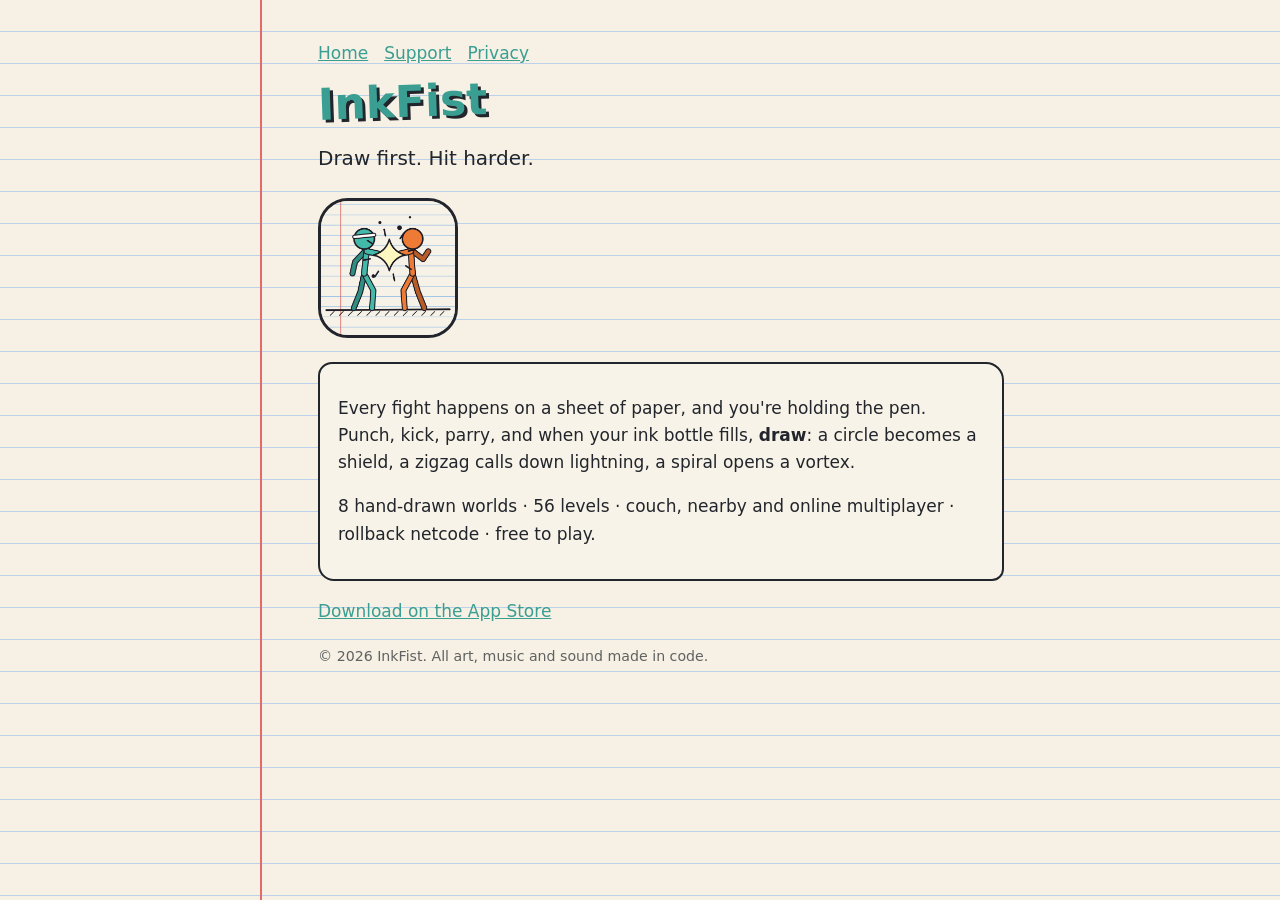
<file: index.html>
<!doctype html>
<html lang="en"><head><meta charset="utf-8"><meta name="viewport" content="width=device-width, initial-scale=1">
<title>InkFist: Doodle Brawler</title><meta name="description" content="A stick-figure fighting game where you draw your power-ups.">
<link rel="stylesheet" href="style.css"><link rel="icon" href="icon.png"></head>
<body><main>
<nav><a href="index.html">Home</a><a href="support.html">Support</a><a href="privacy.html">Privacy</a></nav>
<h1>InkFist</h1>
<p class="tag">Draw first. Hit harder.</p>
<img src="icon.png" alt="InkFist app icon" width="140" style="border-radius:30px;border:3px solid var(--ink)">
<div class="card">
<p>Every fight happens on a sheet of paper, and you're holding the pen. Punch, kick, parry, and when your ink bottle fills, <b>draw</b>: a circle becomes a shield, a zigzag calls down lightning, a spiral opens a vortex.</p>
<p>8 hand-drawn worlds · 56 levels · couch, nearby and online multiplayer · rollback netcode · free to play.</p>
</div>
<p><a href="https://apps.apple.com/app/id6821627197">Download on the App Store</a></p>
<p><small>© 2026 InkFist. All art, music and sound made in code.</small></p>
</main></body></html>
</file>
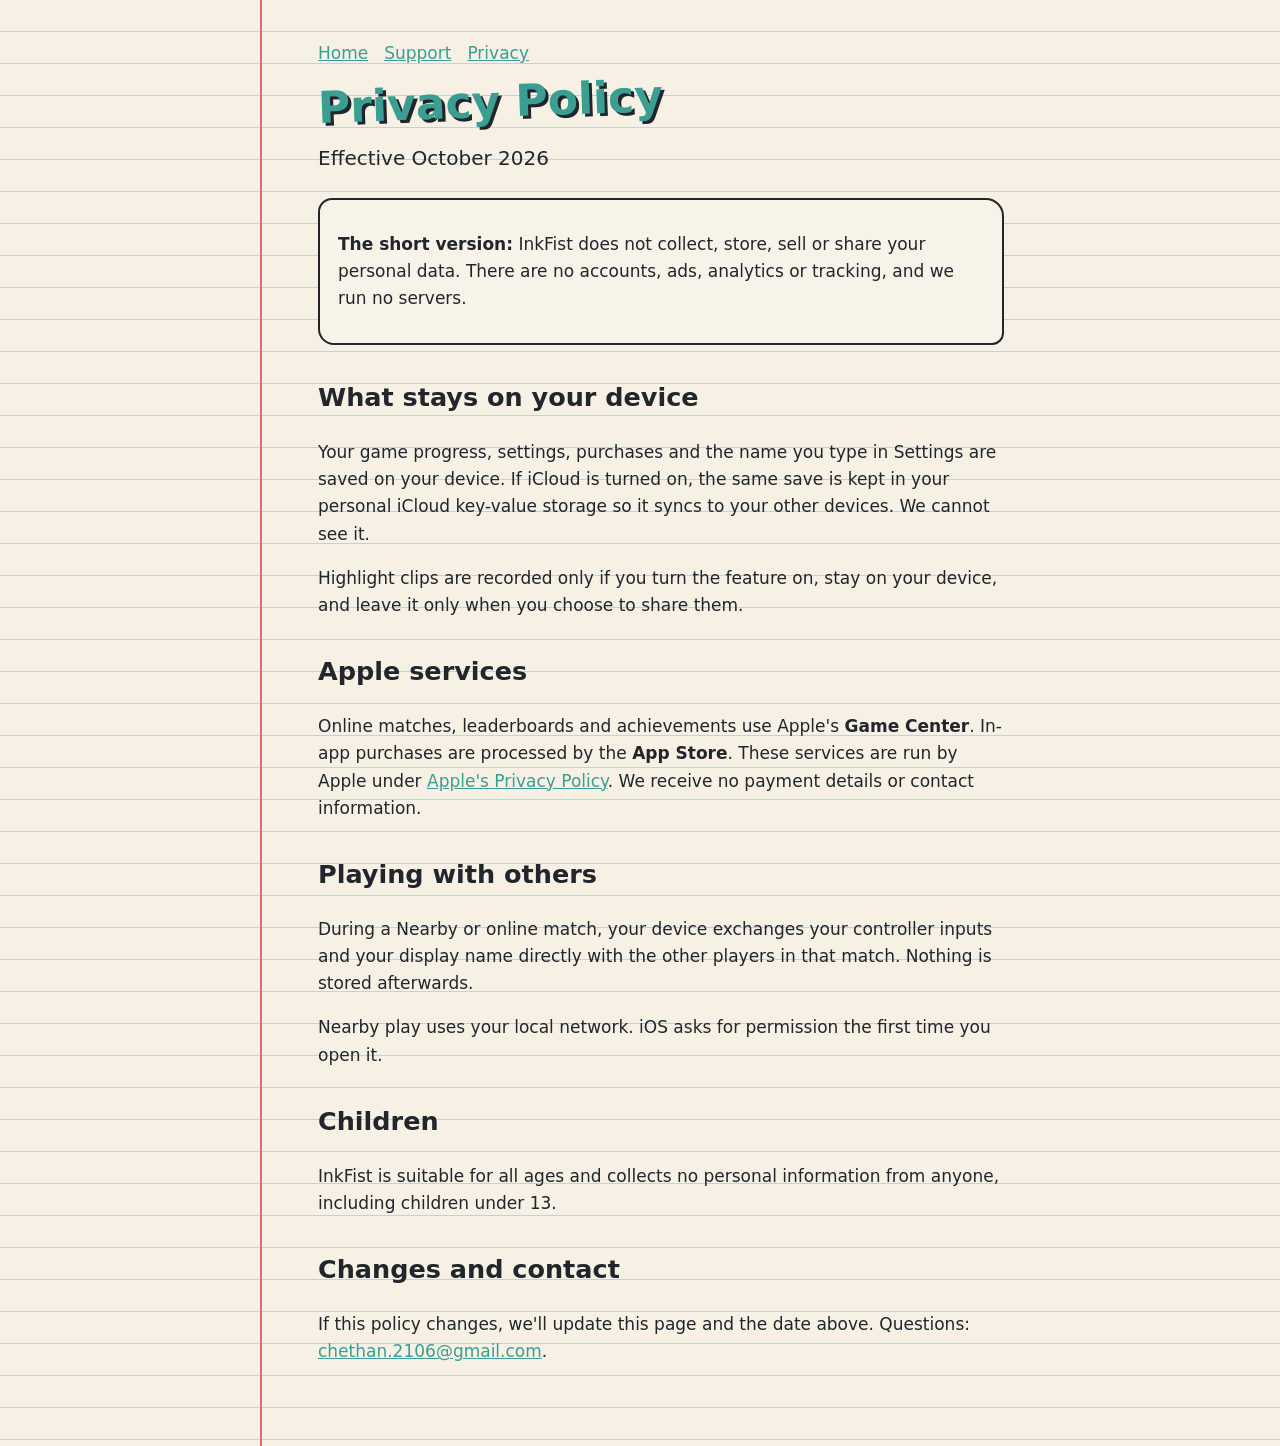
<file: privacy.html>
<!doctype html>
<html lang="en"><head><meta charset="utf-8"><meta name="viewport" content="width=device-width, initial-scale=1">
<title>InkFist Privacy Policy</title><link rel="stylesheet" href="style.css"><link rel="icon" href="icon.png"></head>
<body><main>
<nav><a href="index.html">Home</a><a href="support.html">Support</a><a href="privacy.html">Privacy</a></nav>
<h1>Privacy Policy</h1>
<p class="tag">Effective October 2026</p>
<div class="card">
<p><b>The short version:</b> InkFist does not collect, store, sell or share your personal data. There are no accounts, ads, analytics or tracking, and we run no servers.</p>
</div>

<h2>What stays on your device</h2>
<p>Your game progress, settings, purchases and the name you type in Settings are saved on your device. If iCloud is turned on, the same save is kept in your personal iCloud key-value storage so it syncs to your other devices. We cannot see it.</p>
<p>Highlight clips are recorded only if you turn the feature on, stay on your device, and leave it only when you choose to share them.</p>

<h2>Apple services</h2>
<p>Online matches, leaderboards and achievements use Apple's <b>Game Center</b>. In-app purchases are processed by the <b>App Store</b>. These services are run by Apple under <a href="https://www.apple.com/legal/privacy/">Apple's Privacy Policy</a>. We receive no payment details or contact information.</p>

<h2>Playing with others</h2>
<p>During a Nearby or online match, your device exchanges your controller inputs and your display name directly with the other players in that match. Nothing is stored afterwards.</p>
<p>Nearby play uses your local network. iOS asks for permission the first time you open it.</p>

<h2>Children</h2>
<p>InkFist is suitable for all ages and collects no personal information from anyone, including children under 13.</p>

<h2>Changes and contact</h2>
<p>If this policy changes, we'll update this page and the date above. Questions: <a href="mailto:chethan.2106@gmail.com">chethan.2106@gmail.com</a>.</p>
</main></body></html>
</file>
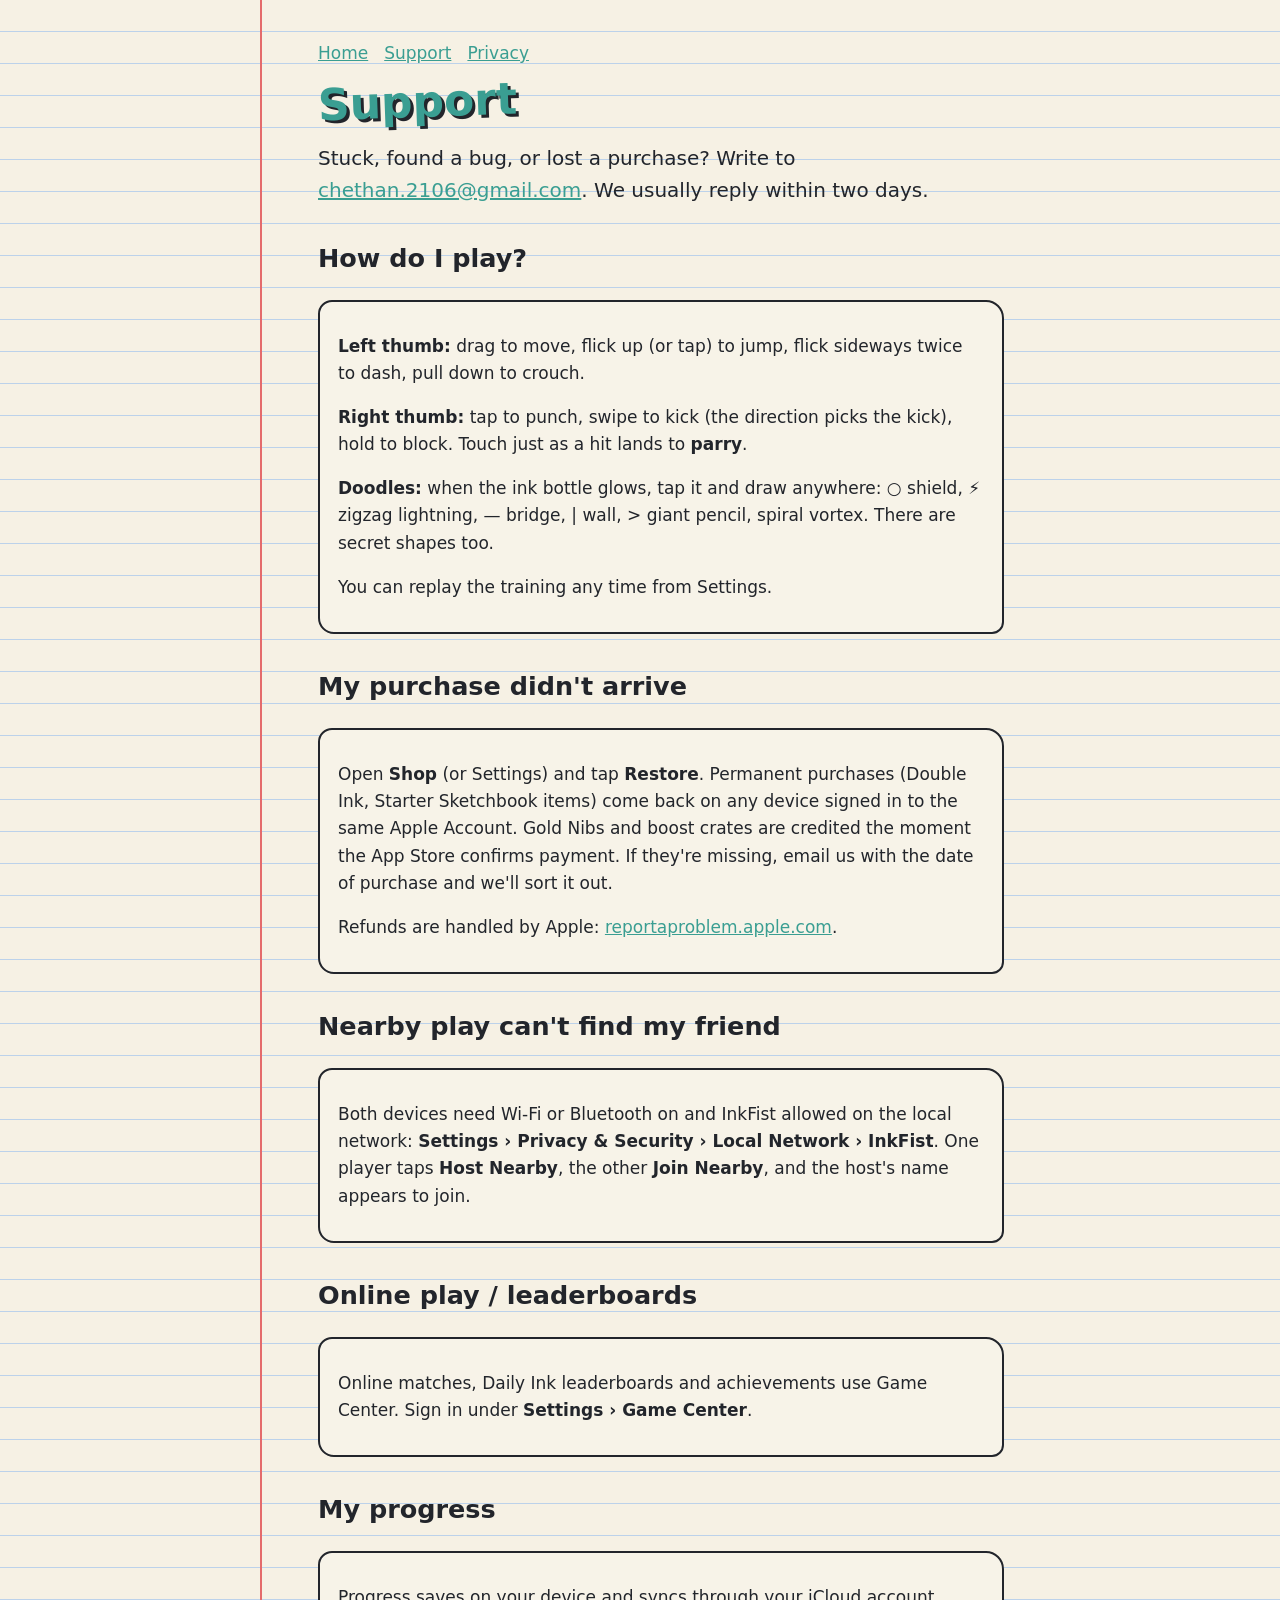
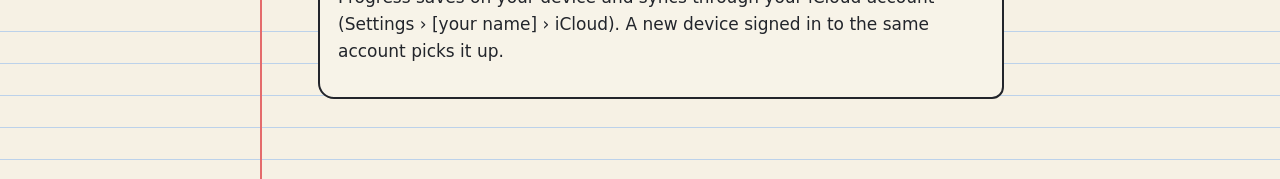
<file: support.html>
<!doctype html>
<html lang="en"><head><meta charset="utf-8"><meta name="viewport" content="width=device-width, initial-scale=1">
<title>InkFist Support</title><link rel="stylesheet" href="style.css"><link rel="icon" href="icon.png"></head>
<body><main>
<nav><a href="index.html">Home</a><a href="support.html">Support</a><a href="privacy.html">Privacy</a></nav>
<h1>Support</h1>
<p class="tag">Stuck, found a bug, or lost a purchase? Write to <a href="mailto:chethan.2106@gmail.com">chethan.2106@gmail.com</a>. We usually reply within two days.</p>

<h2>How do I play?</h2>
<div class="card">
<p><b>Left thumb:</b> drag to move, flick up (or tap) to jump, flick sideways twice to dash, pull down to crouch.</p>
<p><b>Right thumb:</b> tap to punch, swipe to kick (the direction picks the kick), hold to block. Touch just as a hit lands to <b>parry</b>.</p>
<p><b>Doodles:</b> when the ink bottle glows, tap it and draw anywhere: ○ shield, ⚡ zigzag lightning, — bridge, | wall, &gt; giant pencil, spiral vortex. There are secret shapes too.</p>
<p>You can replay the training any time from Settings.</p>
</div>

<h2>My purchase didn't arrive</h2>
<div class="card">
<p>Open <b>Shop</b> (or Settings) and tap <b>Restore</b>. Permanent purchases (Double Ink, Starter Sketchbook items) come back on any device signed in to the same Apple Account. Gold Nibs and boost crates are credited the moment the App Store confirms payment. If they're missing, email us with the date of purchase and we'll sort it out.</p>
<p>Refunds are handled by Apple: <a href="https://reportaproblem.apple.com">reportaproblem.apple.com</a>.</p>
</div>

<h2>Nearby play can't find my friend</h2>
<div class="card">
<p>Both devices need Wi-Fi or Bluetooth on and InkFist allowed on the local network: <b>Settings › Privacy &amp; Security › Local Network › InkFist</b>. One player taps <b>Host Nearby</b>, the other <b>Join Nearby</b>, and the host's name appears to join.</p>
</div>

<h2>Online play / leaderboards</h2>
<div class="card"><p>Online matches, Daily Ink leaderboards and achievements use Game Center. Sign in under <b>Settings › Game Center</b>.</p></div>

<h2>My progress</h2>
<div class="card"><p>Progress saves on your device and syncs through your iCloud account (Settings › [your name] › iCloud). A new device signed in to the same account picks it up.</p></div>
</main></body></html>
</file>
<file: style.css>
:root { --paper:#f6f1e4; --ink:#22252b; --line:#bcd2ea; --margin:#e46b6b; --teal:#3a9e92; --orange:#e9822f; }
@media (prefers-color-scheme: dark) { :root { --paper:#1e2024; --ink:#ecebe6; --line:#2b3a4a; --margin:#a04848; --teal:#5cc4b6; } }
* { box-sizing: border-box; }
body { margin:0; background: var(--paper); color: var(--ink); font: 17px/1.6 "Marker Felt", "Chalkboard SE", "Comic Sans MS", system-ui, sans-serif;
  background-image: repeating-linear-gradient(to bottom, transparent 0 31px, var(--line) 31px 32px); }
main { max-width: 760px; margin: 0 auto; padding: 40px 16px 64px 56px; border-left: 2px solid var(--margin); min-height: 100vh; }
h1 { font-size: 44px; margin: 0 0 4px; color: var(--teal); transform: rotate(-2deg); display:inline-block; text-shadow: 3px 3px 0 var(--ink); }
h2 { margin-top: 32px; }
a { color: var(--teal); }
.tag { font-size: 20px; margin: 0 0 24px; }
.card { border: 2.5px solid var(--ink); border-radius: 14px 18px 12px 16px; padding: 14px 18px; margin: 16px 0; background: color-mix(in srgb, var(--paper) 85%, white); }
nav a { margin-right: 16px; }
small { opacity: .7; }
</file>
